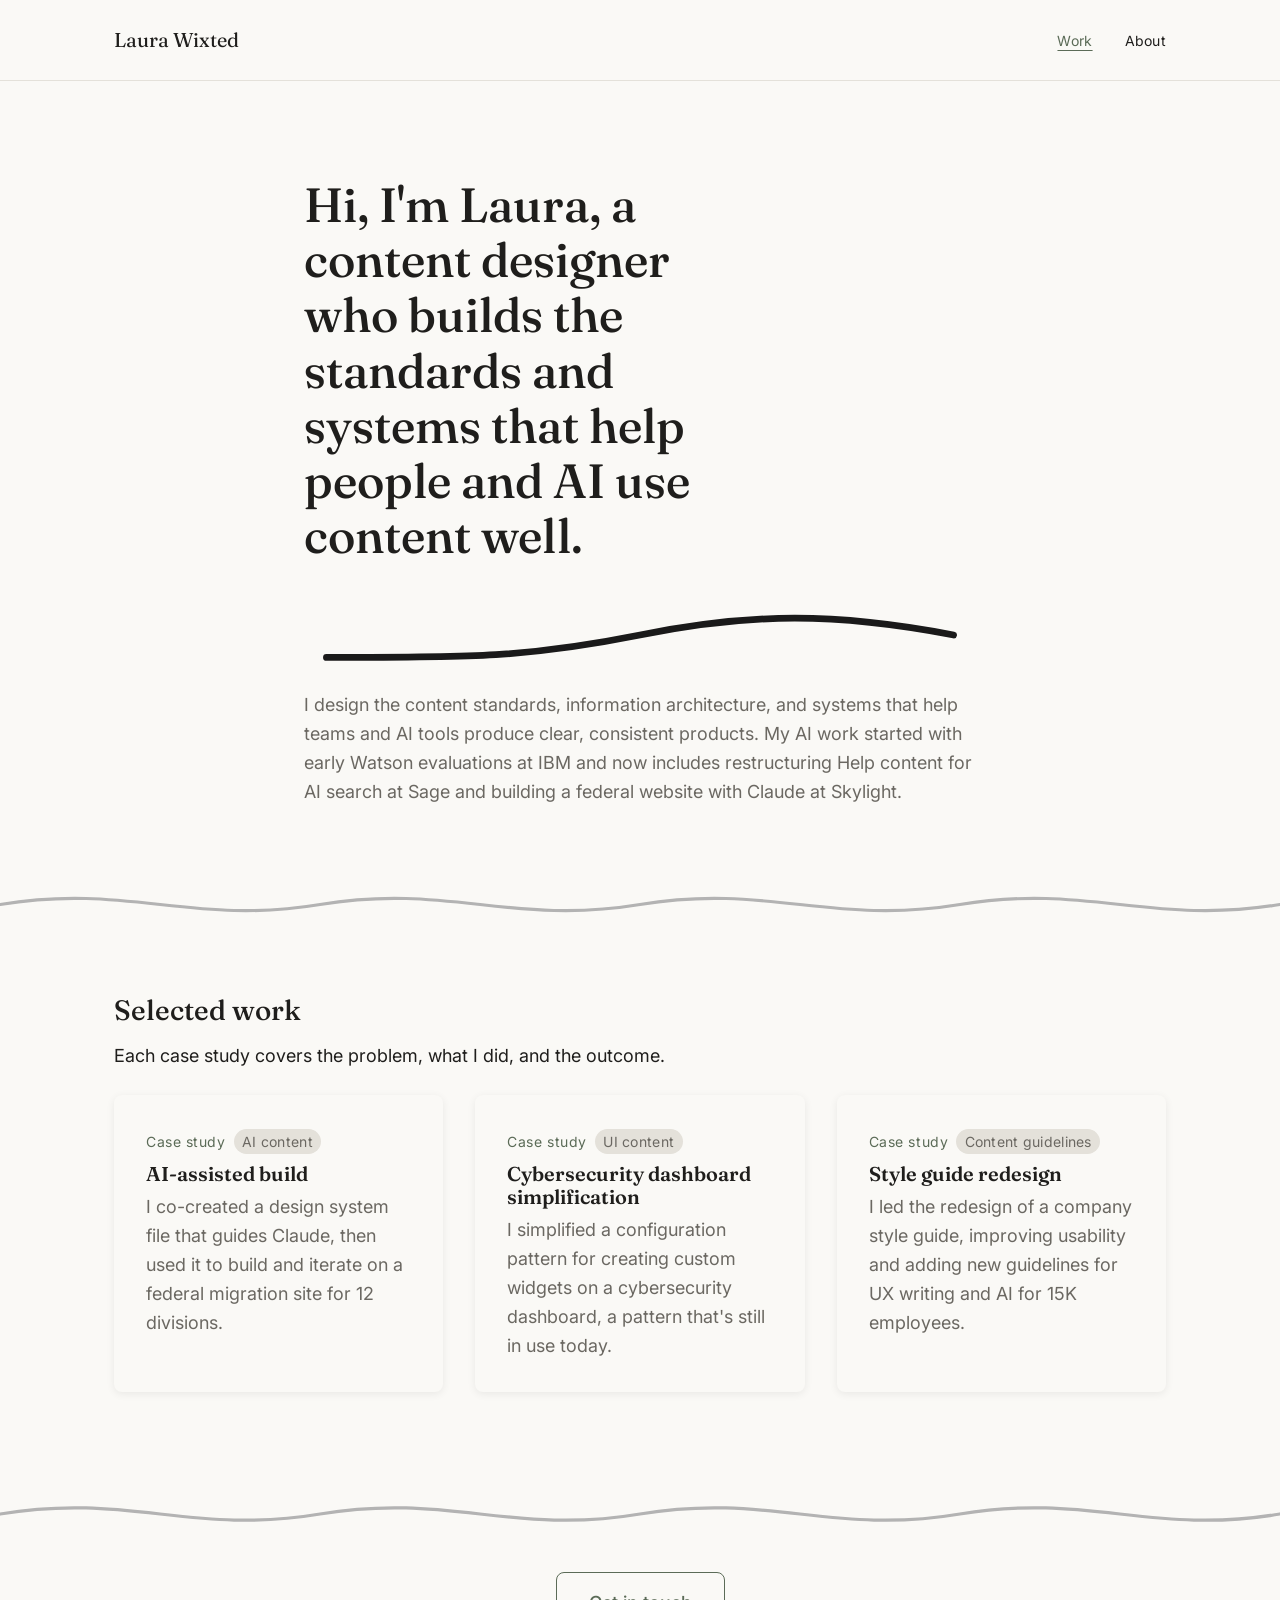
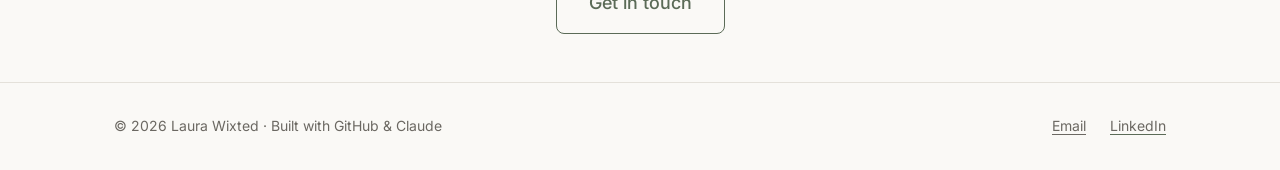
<file: index.html>
<!DOCTYPE html>
<html lang="en">
<head>
  <meta charset="UTF-8">
  <meta name="viewport" content="width=device-width, initial-scale=1.0">
  <title>Laura Wixted — Content Designer</title>
  <meta name="description" content="Portfolio of Laura Wixted, content designer.">

  <link rel="icon" href="images/favicon.svg?v=2" type="image/svg+xml">
  <link rel="icon" href="images/favicon-32.png?v=2" sizes="32x32" type="image/png">
  <link rel="apple-touch-icon" href="images/favicon-180.png?v=2">

  <link rel="preconnect" href="https://fonts.googleapis.com">
  <link rel="preconnect" href="https://fonts.gstatic.com" crossorigin>
  <link href="https://fonts.googleapis.com/css2?family=Fraunces:wght@400;500;600&family=Inter:wght@400;500;600&display=swap" rel="stylesheet">

  <link rel="stylesheet" href="css/tokens.css">
  <link rel="stylesheet" href="css/base.css">
  <link rel="stylesheet" href="css/components.css?v=14">
</head>
<body>
  <a class="skip-link" href="#main">Skip to content</a>

  <header class="site-nav">
    <div class="container-wide">
      <a class="logo" href="index.html">Laura Wixted</a>
      <ul class="nav-links">
        <li><a href="index.html" aria-current="page">Work</a></li>
        <li><a href="about.html">About</a></li>
      </ul>
    </div>
  </header>

  <main id="main">
    <section class="hero container-narrow">
      <h1>Hi, I'm Laura, a content designer who builds the standards and systems that help people and AI use content well.</h1>
      <img src="images/heading-swash.svg" alt="" aria-hidden="true">
      <p>I design the content standards, information architecture, and systems that help teams and AI tools produce clear, consistent products. My AI work started with early Watson evaluations at IBM and now includes restructuring Help content for AI search at Sage and building a federal website with Claude at Skylight.
      </p>
    </section>

    <img src="images/divider-line.svg" alt="" aria-hidden="true">

    <section id="work" class="section container-wide">
      <h2>Selected work</h2>
      <p>Each case study covers the problem, what I did, and the outcome.</p>
      <div class="case-study-grid">

        <a class="case-study-card" href="case-studies/project-one.html" hidden>
          <span class="tag">Case study</span><span class="tag-type">Multi-author report</span>
          <h3>Governance, Risk, & Compliance (GRC) tool comparison report</h3>
          <p>I managed the content operations of a multi-author report comparing 14 GRC tools to help a government client select the best solution.</p>
        </a>

        <a class="case-study-card" href="case-studies/project-three.html" hidden>
          <span class="tag">Case study</span><span class="tag-type">Design system</span>
          <h3>Design system launch</h3>
          <p>I co-launched a new design system site during Pearson’s digital transformation from book publishing to digital education software.</p>
        </a>

        <a class="case-study-card" href="case-studies/project-five.html">
          <span class="tag">Case study</span><span class="tag-type">AI content</span>
          <h3>AI-assisted build</h3>
          <p>I co-created a design system file that guides Claude, then used it to build and iterate on a federal migration site for 12 divisions.</p>
        </a>

        <a class="case-study-card" href="case-studies/project-four.html">
          <span class="tag">Case study</span><span class="tag-type">UI content</span>
          <h3>Cybersecurity dashboard simplification</h3>
          <p>I simplified a configuration pattern for creating custom widgets on a cybersecurity dashboard, a pattern that's still in use today.</p>
        </a>

        <a class="case-study-card" href="case-studies/project-two.html">
          <span class="tag">Case study</span><span class="tag-type">Content guidelines</span>
          <h3>Style guide redesign</h3>
          <p>I led the redesign of a company style guide, improving usability and adding new guidelines for UX writing and AI for 15K employees.</p>
        </a>

      </div>
    </section>

    <img src="images/divider-line.svg" alt="" aria-hidden="true">

    <div class="cta-block container-narrow">
      <button type="button" class="copy-email cta-button" title="Copy email" data-email="laurawixted@gmail.com">Get in touch</button>
      <span class="copy-toast" role="status" hidden>Email copied</span>
    </div>
  </main>

  <footer class="site-footer">
    <div class="container-wide">
      <span>&copy; 2026 Laura Wixted &middot; Built with GitHub &amp; Claude</span>
      <ul class="footer-links">
        <li>
          <button type="button" class="copy-email" title="Copy email" data-email="laurawixted@gmail.com">Email</button>
          <span class="copy-toast" role="status" hidden>Email copied</span>
        </li>
        <li><a href="https://www.linkedin.com/in/laurawixted/" target="_blank" rel="noopener">LinkedIn<span class="visually-hidden"> (opens in new tab)</span></a></li>
      </ul>
    </div>
  </footer>
  <script src="js/copy-email.js"></script>
</body>
</html>
</file>
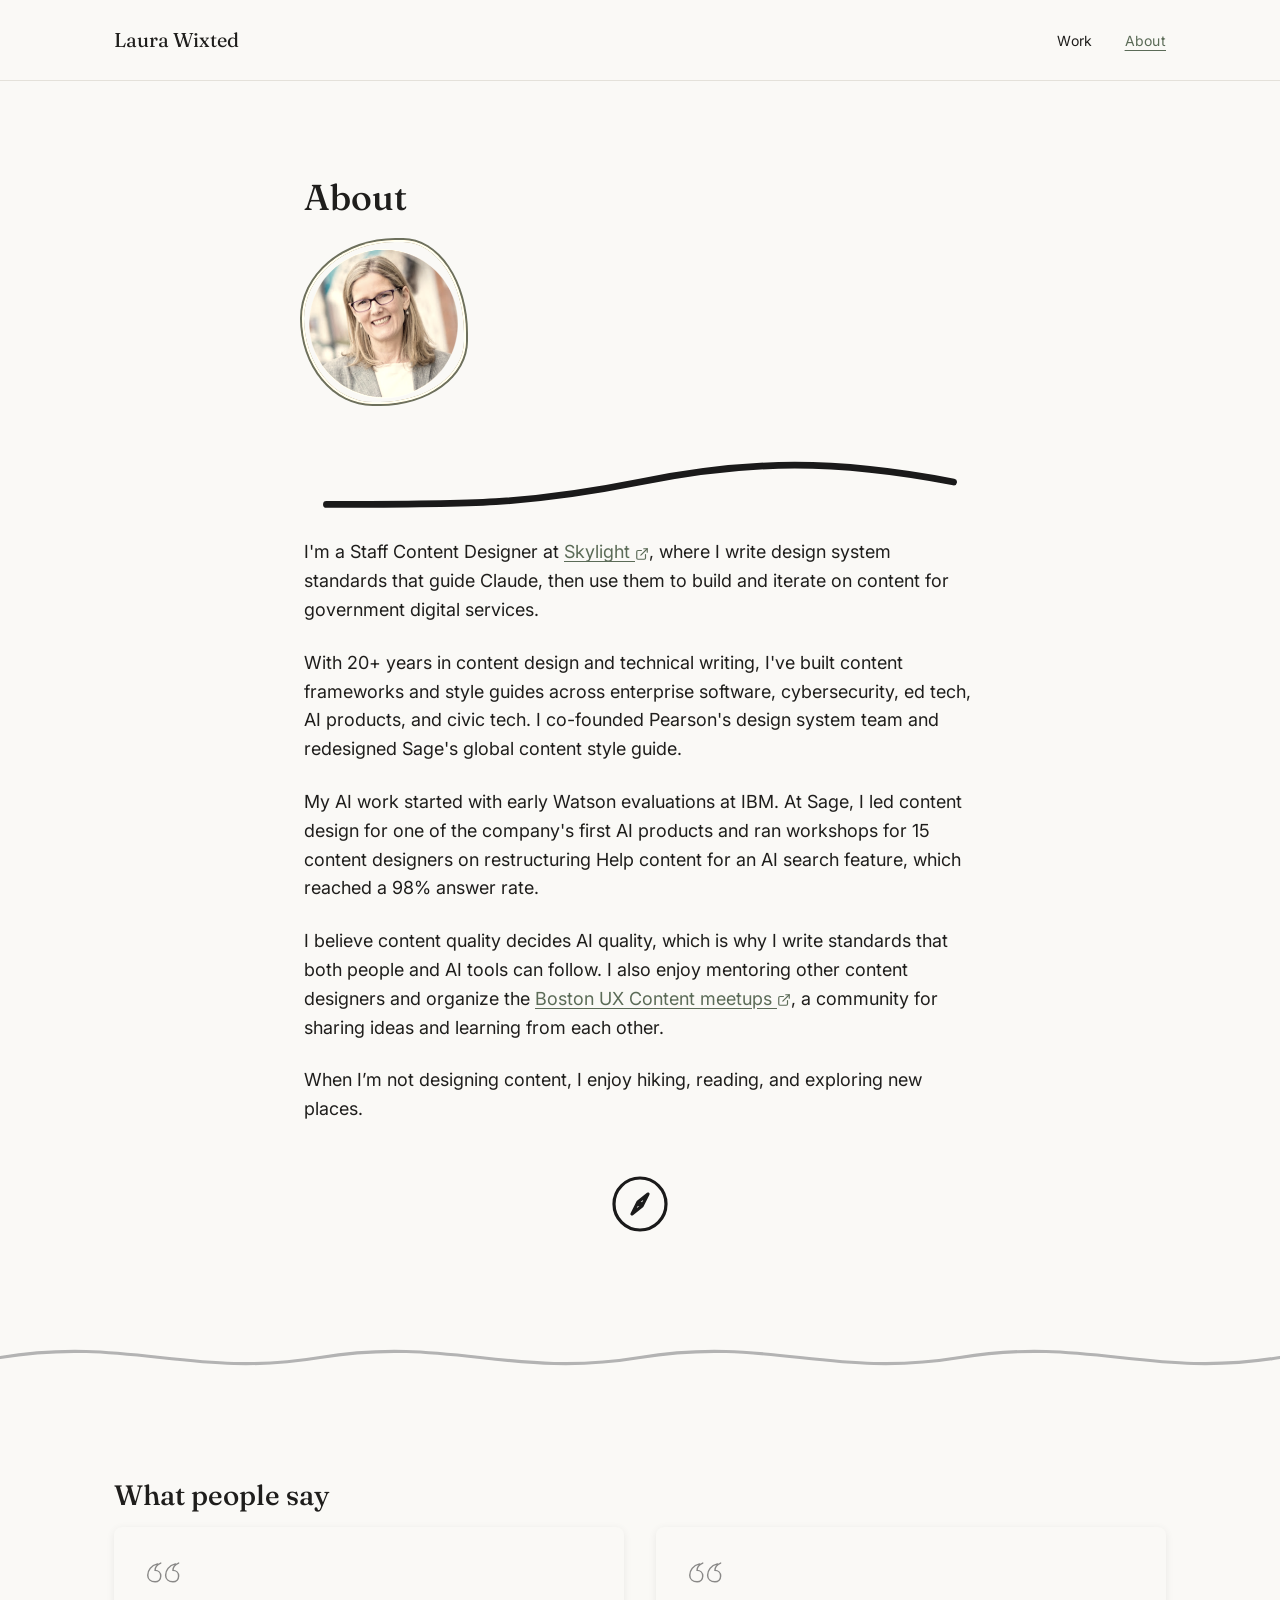
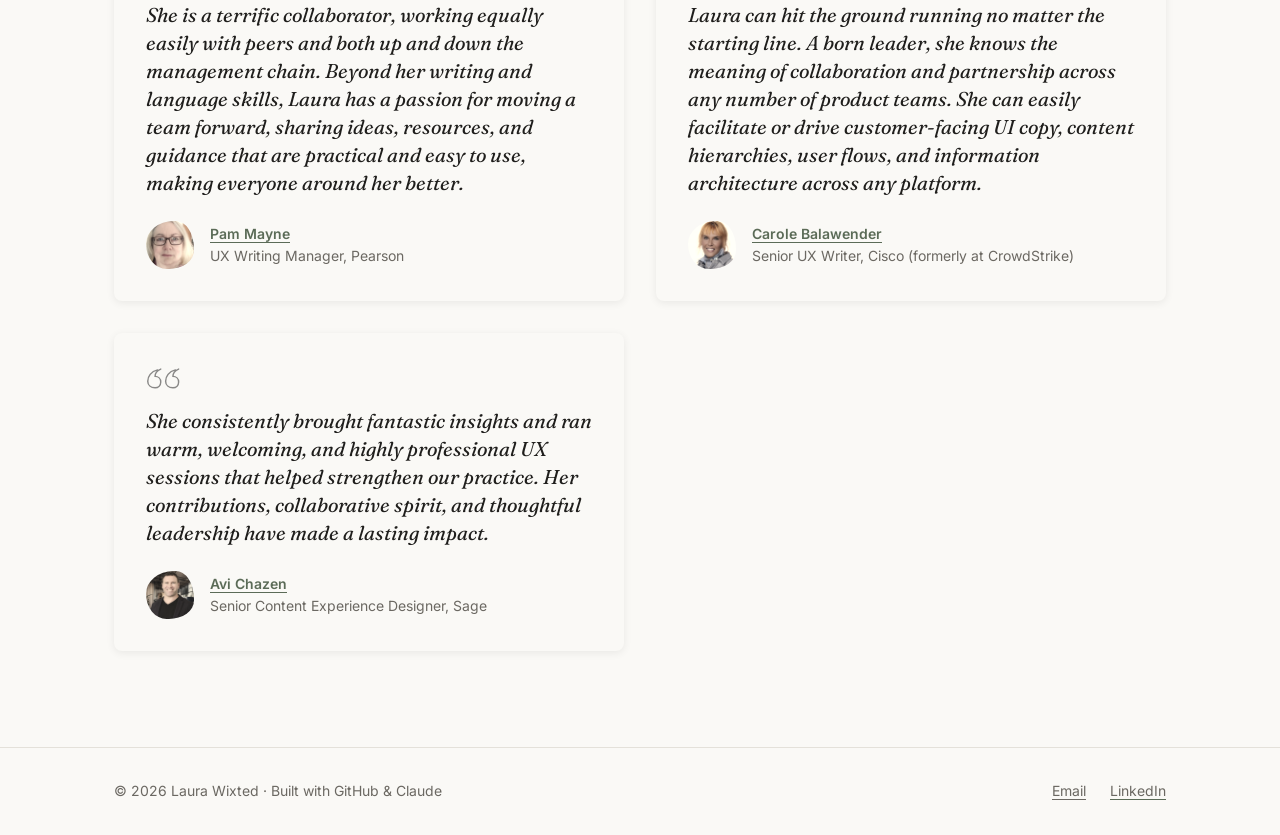
<file: about.html>
<!DOCTYPE html>
<html lang="en">
<head>
  <meta charset="UTF-8">
  <meta name="viewport" content="width=device-width, initial-scale=1.0">
  <title>About — Laura Wixted</title>
  <meta name="description" content="About Laura Wixted, content designer.">

  <link rel="icon" href="images/favicon.svg?v=2" type="image/svg+xml">
  <link rel="icon" href="images/favicon-32.png?v=2" sizes="32x32" type="image/png">
  <link rel="apple-touch-icon" href="images/favicon-180.png?v=2">

  <link rel="preconnect" href="https://fonts.googleapis.com">
  <link rel="preconnect" href="https://fonts.gstatic.com" crossorigin>
  <link href="https://fonts.googleapis.com/css2?family=Fraunces:wght@400;500;600&family=Inter:wght@400;500;600&display=swap" rel="stylesheet">

  <link rel="stylesheet" href="css/tokens.css">
  <link rel="stylesheet" href="css/base.css">
  <link rel="stylesheet" href="css/components.css?v=14">
</head>
<body>
  <a class="skip-link" href="#main">Skip to content</a>

  <header class="site-nav">
    <div class="container-wide">
      <a class="logo" href="index.html">Laura Wixted</a>
      <ul class="nav-links">
        <li><a href="index.html">Work</a></li>
        <li><a href="about.html" aria-current="page">About</a></li>
      </ul>
    </div>
  </header>

  <main id="main">
    <section class="section container-narrow">
      <h1>About</h1>
      <img class="profile-photo" src="images/profile-photo-transparent.png" alt="Portrait of Laura Wixted">
      <img src="images/heading-swash.svg" alt="" aria-hidden="true">
      <p>
        I'm a Staff Content Designer at <span style="white-space: nowrap"><a href="https://skylight.digital/" target="_blank" rel="noopener">Skylight <svg class="external-link-icon" aria-hidden="true" width="14" height="14" viewBox="0 0 24 24" fill="none" stroke="currentColor" stroke-width="2" stroke-linecap="round" stroke-linejoin="round"><path d="M18 13v6a2 2 0 0 1-2 2H5a2 2 0 0 1-2-2V8a2 2 0 0 1 2-2h6"/><polyline points="15 3 21 3 21 9"/><line x1="10" y1="14" x2="21" y2="3"/></svg><span class="visually-hidden"> (opens in new tab)</span></a>,</span> where I write design system standards that guide Claude, then use them to build and iterate on content for government digital services.
      </p>
      <p>
        With 20+ years in content design and technical writing, I've built content frameworks and style guides across enterprise software, cybersecurity, ed tech, AI products, and civic tech. I co-founded Pearson's design system team and redesigned Sage's global content style guide.
      </p>
      <p>My AI work started with early Watson evaluations at IBM. At Sage, I led content design for one of the company's first AI products and ran workshops for 15 content designers on restructuring Help content for an AI search feature, which reached a 98% answer rate.</p>
      <p>
        I believe content quality decides AI quality, which is why I write standards that both people and AI tools can follow. I also enjoy mentoring other content designers and organize the <span style="white-space: nowrap"><a href="https://bostonuxcontent.org/" target="_blank" rel="noopener">Boston UX Content meetups <svg class="external-link-icon" aria-hidden="true" width="14" height="14" viewBox="0 0 24 24" fill="none" stroke="currentColor" stroke-width="2" stroke-linecap="round" stroke-linejoin="round"><path d="M18 13v6a2 2 0 0 1-2 2H5a2 2 0 0 1-2-2V8a2 2 0 0 1 2-2h6"/><polyline points="15 3 21 3 21 9"/><line x1="10" y1="14" x2="21" y2="3"/></svg><span class="visually-hidden"> (opens in new tab)</span></a></span>, a community for sharing ideas and learning from each other.
      </p>
      <p>
        When I’m not designing content, I enjoy hiking, reading, and exploring new places.
      </p>
      <img id="compass-icon" src="images/compass-icon.svg" alt="" aria-hidden="true" width="64" height="64">
    </section>

    <img src="images/divider-line.svg" alt="" aria-hidden="true">

    <section class="section container-wide">
      <h2>What people say</h2>
      <div class="testimonial-grid">

        <div class="testimonial-card">
          <blockquote>She is a terrific collaborator, working equally easily with peers and both up and down the management chain. Beyond her writing and language skills, Laura has a passion for moving a team forward, sharing ideas, resources, and guidance that are practical and easy to use, making everyone around her better.</blockquote>
          <div class="testimonial-author">
            <img src="images/pam-mayne-linkedin.jpeg" alt="" width="48" height="48">
            <div>
              <div class="name"><a href="https://www.linkedin.com/in/pamelamayne/" target="_blank" rel="noopener">Pam Mayne<span class="visually-hidden"> (opens in new tab)</span></a></div>
              <div class="role">UX Writing Manager, Pearson</div>
            </div>
          </div>
        </div>

        <div class="testimonial-card">
          <blockquote>Laura can hit the ground running no matter the starting line. A born leader, she knows the meaning of collaboration and partnership across any number of product teams. She can easily facilitate or drive customer-facing UI copy, content hierarchies, user flows, and information architecture across any platform.</blockquote>
          <div class="testimonial-author">
            <img src="images/carole-linkedin.jpeg" alt="" width="48" height="48">
            <div>
              <div class="name"><a href="https://www.linkedin.com/in/carole-balawender/" target="_blank" rel="noopener">Carole Balawender<span class="visually-hidden"> (opens in new tab)</span></a></div>
              <div class="role">Senior UX Writer, Cisco (formerly at CrowdStrike)</div>
            </div>
          </div>
        </div>

        <div class="testimonial-card">
          <blockquote>She consistently brought fantastic insights and ran warm, welcoming, and highly professional UX sessions that helped strengthen our practice. Her contributions, collaborative spirit, and thoughtful leadership have made a lasting impact.</blockquote>
          <div class="testimonial-author">
            <img src="images/avi-chazen-linkedin.jpeg" alt="" width="48" height="48">
            <div>
              <div class="name"><a href="https://www.linkedin.com/in/avichazen/" target="_blank" rel="noopener">Avi Chazen<span class="visually-hidden"> (opens in new tab)</span></a></div>
              <div class="role">Senior Content Experience Designer, Sage</div>
            </div>
          </div>
        </div>

      </div>
    </section>
  </main>

  <footer class="site-footer">
    <div class="container-wide">
      <span>&copy; 2026 Laura Wixted &middot; Built with GitHub &amp; Claude</span>
      <ul class="footer-links">
        <li>
          <button type="button" class="copy-email" title="Copy email" data-email="laurawixted@gmail.com">Email</button>
          <span class="copy-toast" role="status" hidden>Email copied</span>
        </li>
        <li><a href="https://www.linkedin.com/in/laurawixted/" target="_blank" rel="noopener">LinkedIn<span class="visually-hidden"> (opens in new tab)</span></a></li>
      </ul>
    </div>
  </footer>
  <script src="js/copy-email.js"></script>
  <script>
    (function () {
      var compass = document.getElementById('compass-icon');
      if (!compass || !('IntersectionObserver' in window)) return;
      var observer = new IntersectionObserver(function (entries) {
        entries.forEach(function (entry) {
          if (entry.isIntersecting) {
            compass.classList.add('compass-animate');
          } else {
            compass.classList.remove('compass-animate');
          }
        });
      }, { threshold: 0.5 });
      observer.observe(compass);
    })();
  </script>
</body>
</html>
</file>
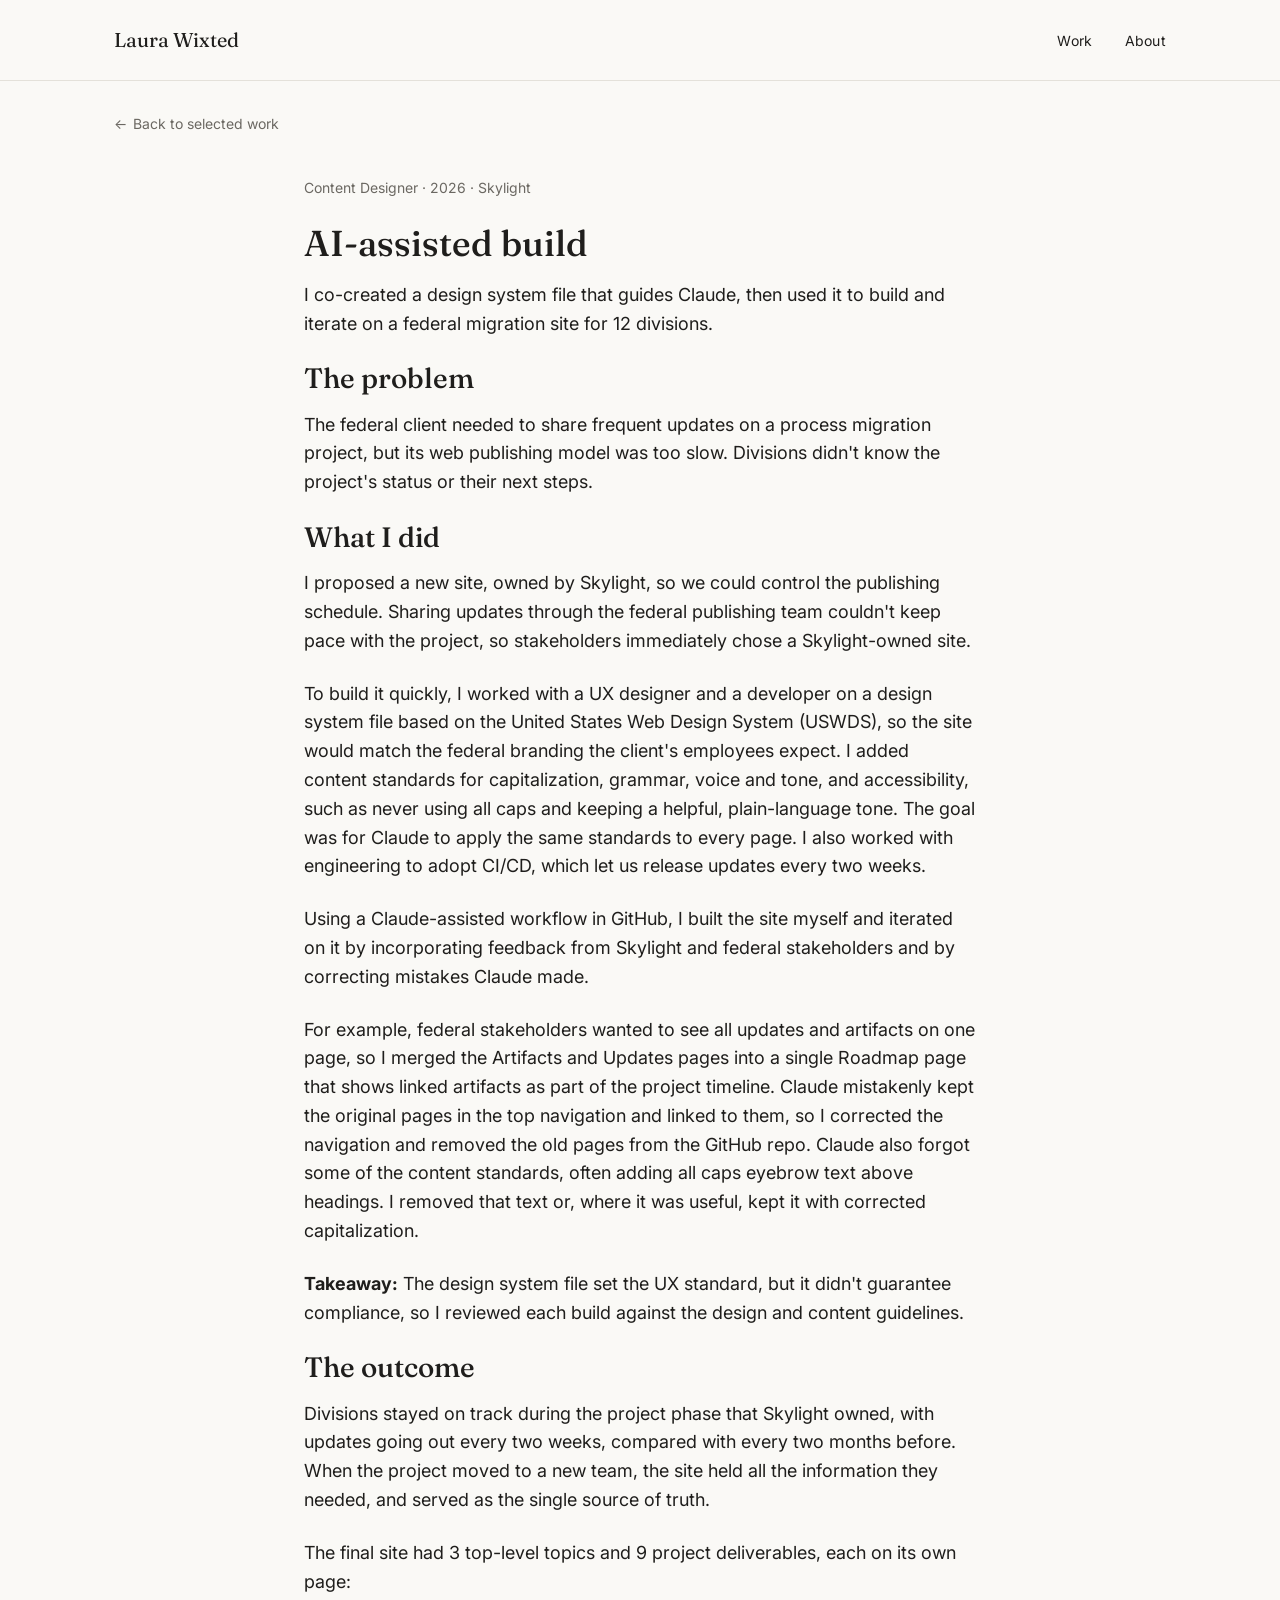
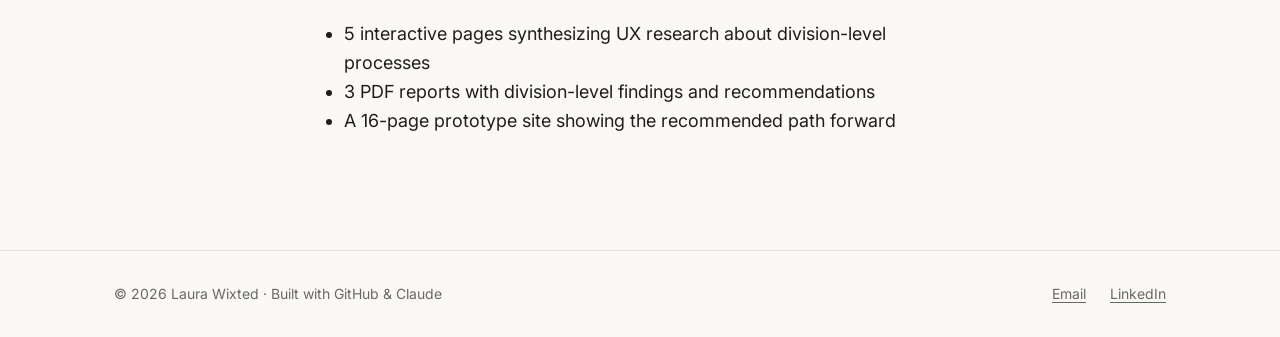
<file: case-studies/project-five.html>
<!DOCTYPE html>
<html lang="en">
<head>
  <meta charset="UTF-8">
  <meta name="viewport" content="width=device-width, initial-scale=1.0">
  <title>AI-assisted build — Laura Wixted</title>
  <meta name="description" content="Case study: Co-creating a design system file that guides Claude, then using it to build and iterate on a federal migration site for 12 divisions.">

  <link rel="icon" href="../images/favicon.svg?v=2" type="image/svg+xml">
  <link rel="icon" href="../images/favicon-32.png?v=2" sizes="32x32" type="image/png">
  <link rel="apple-touch-icon" href="../images/favicon-180.png?v=2">

  <link rel="preconnect" href="https://fonts.googleapis.com">
  <link rel="preconnect" href="https://fonts.gstatic.com" crossorigin>
  <link href="https://fonts.googleapis.com/css2?family=Fraunces:wght@400;500;600&family=Inter:wght@400;500;600&display=swap" rel="stylesheet">

  <link rel="stylesheet" href="../css/tokens.css">
  <link rel="stylesheet" href="../css/base.css">
  <link rel="stylesheet" href="../css/components.css?v=14">
</head>
<body>
  <a class="skip-link" href="#main">Skip to content</a>

  <header class="site-nav">
    <div class="container-wide">
      <a class="logo" href="../index.html">Laura Wixted</a>
      <ul class="nav-links">
        <li><a href="../index.html">Work</a></li>
        <li><a href="../about.html">About</a></li>
      </ul>
    </div>
  </header>

  <main id="main">
    <div class="back-link-row container-wide">
      <a class="back-link" href="../index.html#work"><span aria-hidden="true">&larr;</span> Back to selected work</a>
    </div>

    <article class="section container-narrow">
      <p class="text-small text-secondary">Content Designer · 2026 · Skylight</p>
      <h1>AI-assisted build</h1>
      <p>
        I co-created a design system file that guides Claude, then used it to build and iterate on a federal migration site for 12 divisions.
      </p>

      <h2>The problem</h2>
      <p>
        The federal client needed to share frequent updates on a process migration project, but its web publishing model was too slow. Divisions didn't know the project's status or their next steps.
      </p>

      <h2>What I did</h2>
      <p>
        I proposed a new site, owned by Skylight, so we could control the publishing schedule. Sharing updates through the federal publishing team couldn't keep pace with the project, so stakeholders immediately chose a Skylight-owned site.
      </p>
      <p>
        To build it quickly, I worked with a UX designer and a developer on a design system file based on the United States Web Design System (USWDS), so the site would match the federal branding the client's employees expect. I added content standards for capitalization, grammar, voice and tone, and accessibility, such as never using all caps and keeping a helpful, plain-language tone. The goal was for Claude to apply the same standards to every page. I also worked with engineering to adopt CI/CD, which let us release updates every two weeks.
      </p>
      <p>
        Using a Claude-assisted workflow in GitHub, I built the site myself and iterated on it by incorporating feedback from Skylight and federal stakeholders and by correcting mistakes Claude made.
      </p>
      <p>
        For example, federal stakeholders wanted to see all updates and artifacts on one page, so I merged the Artifacts and Updates pages into a single Roadmap page that shows linked artifacts as part of the project timeline. Claude mistakenly kept the original pages in the top navigation and linked to them, so I corrected the navigation and removed the old pages from the GitHub repo. Claude also forgot some of the content standards, often adding all caps eyebrow text above headings. I removed that text or, where it was useful, kept it with corrected capitalization.
      </p>
      <p>
        <strong>Takeaway:</strong> The design system file set the UX standard, but it didn't guarantee compliance, so I reviewed each build against the design and content guidelines.
      </p>

      <h2>The outcome</h2>
      <p>
        Divisions stayed on track during the project phase that Skylight owned, with updates going out every two weeks, compared with every two months before. When the project moved to a new team, the site held all the information they needed, and served as the single source of truth.
      </p>
      <p>
        The final site had 3 top-level topics and 9 project deliverables, each on its own page:
      </p>
      <ul>
        <li>5 interactive pages synthesizing UX research about division-level processes</li>
        <li>3 PDF reports with division-level findings and recommendations</li>
        <li>A 16-page prototype site showing the recommended path forward</li>
      </ul>
    </article>
  </main>

  <footer class="site-footer">
    <div class="container-wide">
      <span>&copy; 2026 Laura Wixted &middot; Built with GitHub &amp; Claude</span>
      <ul class="footer-links">
        <li>
          <button type="button" class="copy-email" title="Copy email" data-email="laurawixted@gmail.com">Email</button>
          <span class="copy-toast" role="status" hidden>Email copied</span>
        </li>
        <li><a href="https://www.linkedin.com/in/laurawixted/" target="_blank" rel="noopener">LinkedIn<span class="visually-hidden"> (opens in new tab)</span></a></li>
      </ul>
    </div>
  </footer>
  <script src="../js/copy-email.js"></script>
</body>
</html>
</file>
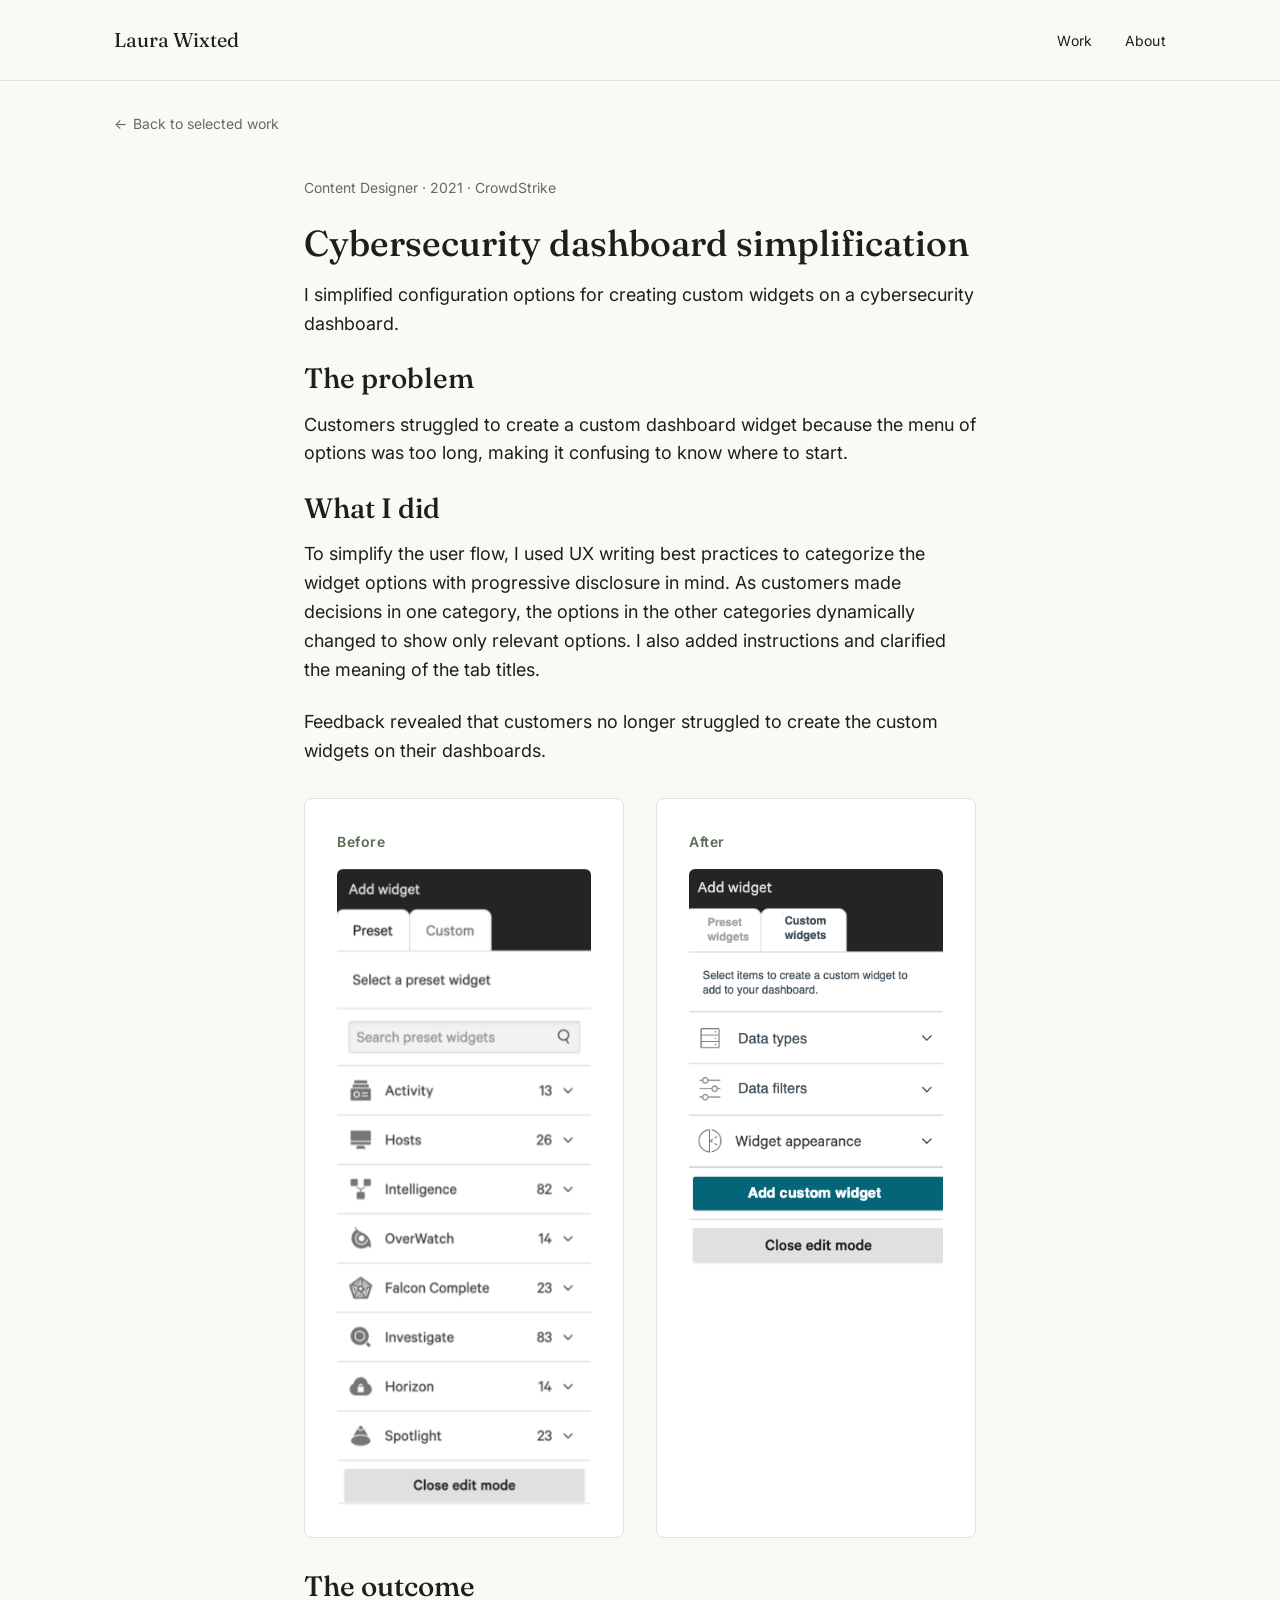
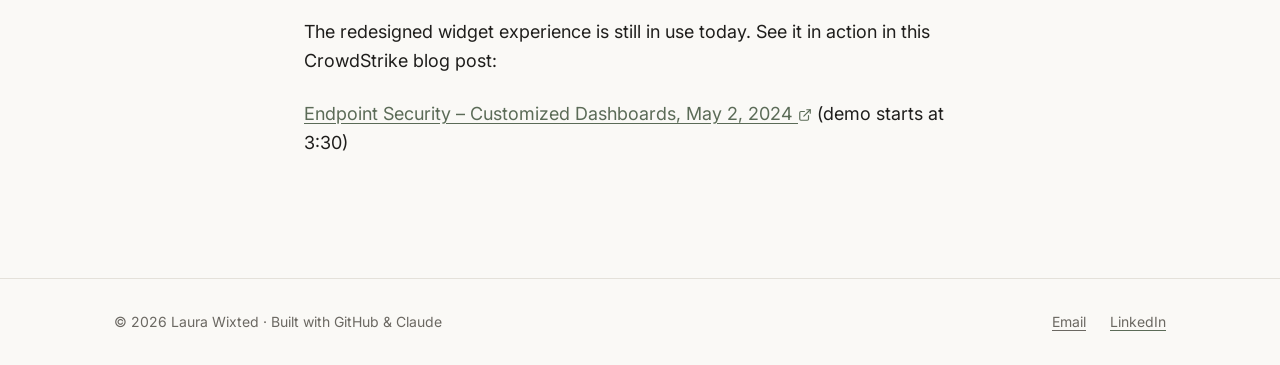
<file: case-studies/project-four.html>
<!DOCTYPE html>
<html lang="en">
<head>
  <meta charset="UTF-8">
  <meta name="viewport" content="width=device-width, initial-scale=1.0">
  <title>Cybersecurity dashboard simplification — Laura Wixted</title>
  <meta name="description" content="Case study: Simplifying configuration options for creating custom widgets on a cybersecurity dashboard.">

  <link rel="icon" href="../images/favicon.svg?v=2" type="image/svg+xml">
  <link rel="icon" href="../images/favicon-32.png?v=2" sizes="32x32" type="image/png">
  <link rel="apple-touch-icon" href="../images/favicon-180.png?v=2">

  <link rel="preconnect" href="https://fonts.googleapis.com">
  <link rel="preconnect" href="https://fonts.gstatic.com" crossorigin>
  <link href="https://fonts.googleapis.com/css2?family=Fraunces:wght@400;500;600&family=Inter:wght@400;500;600&display=swap" rel="stylesheet">

  <link rel="stylesheet" href="../css/tokens.css">
  <link rel="stylesheet" href="../css/base.css">
  <link rel="stylesheet" href="../css/components.css?v=14">
</head>
<body>
  <a class="skip-link" href="#main">Skip to content</a>

  <header class="site-nav">
    <div class="container-wide">
      <a class="logo" href="../index.html">Laura Wixted</a>
      <ul class="nav-links">
        <li><a href="../index.html">Work</a></li>
        <li><a href="../about.html">About</a></li>
      </ul>
    </div>
  </header>

  <main id="main">
    <div class="back-link-row container-wide">
      <a class="back-link" href="../index.html#work"><span aria-hidden="true">&larr;</span> Back to selected work</a>
    </div>

    <article class="section container-narrow">
      <p class="text-small text-secondary">Content Designer · 2021 · CrowdStrike</p>
      <h1>Cybersecurity dashboard simplification</h1>
      <p>
        I simplified configuration options for creating custom widgets on a cybersecurity dashboard.
      </p>

      <h2>The problem</h2>
      <p>
        Customers struggled to create a custom dashboard widget because the menu of options was too long, making it confusing to know where to start.
      </p>

      <h2>What I did</h2>
      <p>
        To simplify the user flow, I used UX writing best practices to categorize the widget options with progressive disclosure in mind. As customers made decisions in one category, the options in the other categories dynamically changed to show only relevant options. I also added instructions and clarified the meaning of the tab titles.
      </p>
      <p>Feedback revealed that customers no longer struggled to create the custom widgets on their dashboards.</p>

      <div class="before-after">
        <section class="before-after-panel" aria-label="Widget menu before">
          <span class="panel-label">Before</span>
          <img src="../images/cyber-dash-menu-before.png" alt="Original Add widget panel showing a long, flat list of preset widget categories with no guidance on where to start." loading="lazy">
        </section>
        <section class="before-after-panel" aria-label="Widget menu after">
          <span class="panel-label">After</span>
          <img src="../images/cyber-dash-menu-after.png" alt="Simplified Custom widgets tab with instructions and three collapsible categories — Data types, Data filters, and Widget appearance — above an Add custom widget button." loading="lazy">
        </section>
      </div>

      <!-- Hidden until a real quote is available
      <blockquote class="pull-quote">
        “[Optional pull-quote from a stakeholder or user, if it strengthens
        the story.]”
      </blockquote>
      -->

      <h2>The outcome</h2>
      <p>
        The redesigned widget experience is still in use today. See it in action in this CrowdStrike blog post:
      </p>
      <p><a href="https://www.crowdstrike.com/tech-hub/endpoint-security/customized-dashboards/" target="_blank" rel="noopener">Endpoint Security – Customized Dashboards, May 2, 2024 <svg class="external-link-icon" aria-hidden="true" width="14" height="14" viewBox="0 0 24 24" fill="none" stroke="currentColor" stroke-width="2" stroke-linecap="round" stroke-linejoin="round"><path d="M18 13v6a2 2 0 0 1-2 2H5a2 2 0 0 1-2-2V8a2 2 0 0 1 2-2h6"/><polyline points="15 3 21 3 21 9"/><line x1="10" y1="14" x2="21" y2="3"/></svg><span class="visually-hidden"> (opens in new tab)</span></a> (demo starts at 3:30)</p>
    </article>
  </main>

  <footer class="site-footer">
    <div class="container-wide">
      <span>&copy; 2026 Laura Wixted &middot; Built with GitHub &amp; Claude</span>
      <ul class="footer-links">
        <li>
          <button type="button" class="copy-email" title="Copy email" data-email="laurawixted@gmail.com">Email</button>
          <span class="copy-toast" role="status" hidden>Email copied</span>
        </li>
        <li><a href="https://www.linkedin.com/in/laurawixted/" target="_blank" rel="noopener">LinkedIn<span class="visually-hidden"> (opens in new tab)</span></a></li>
      </ul>
    </div>
  </footer>
  <script src="../js/copy-email.js"></script>
</body>
</html>
</file>
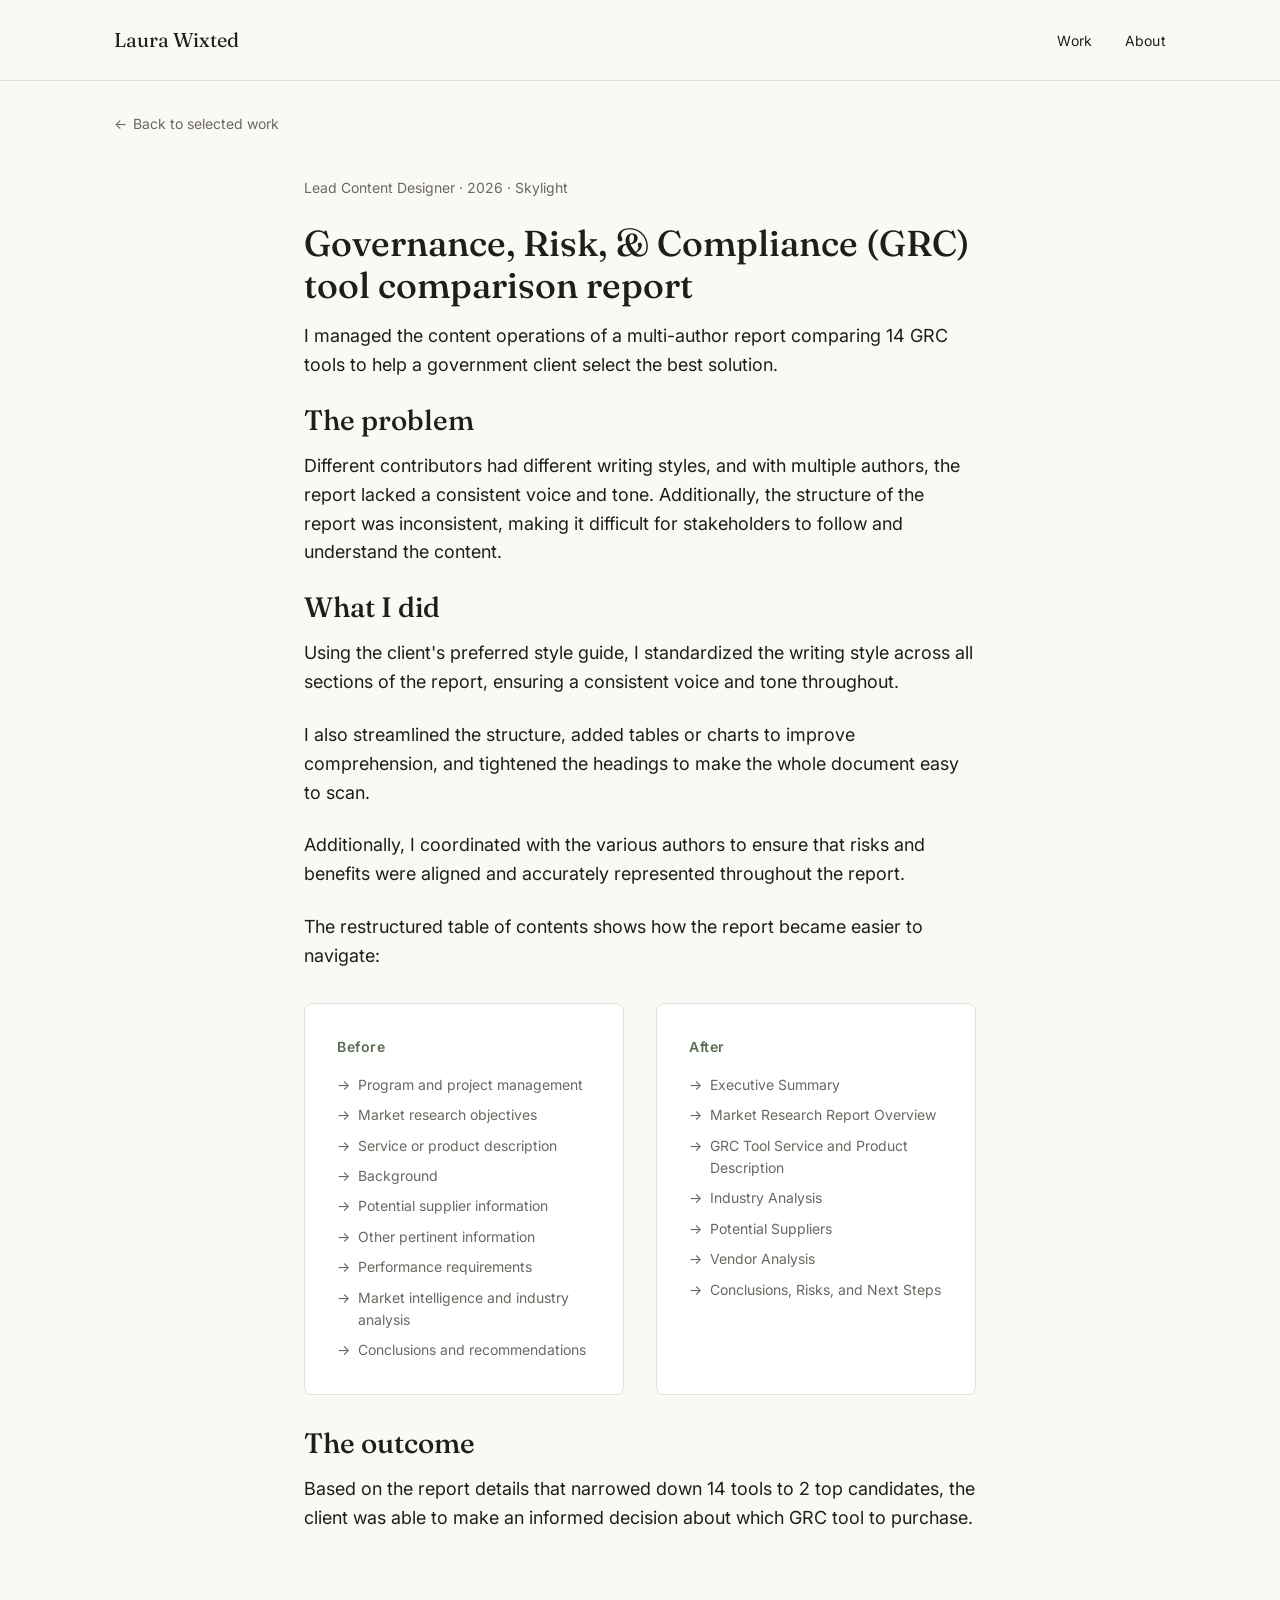
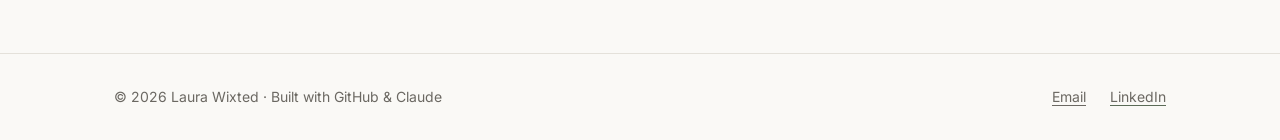
<file: case-studies/project-one.html>
<!DOCTYPE html>
<html lang="en">
<head>
  <meta charset="UTF-8">
  <meta name="viewport" content="width=device-width, initial-scale=1.0">
  <title>GRC tool comparison report — Laura Wixted</title>
  <meta name="description" content="Case study: Managing content operations of a multi-author report comparing 14 GRC tools for a government client.">

  <link rel="icon" href="../images/favicon.svg?v=2" type="image/svg+xml">
  <link rel="icon" href="../images/favicon-32.png?v=2" sizes="32x32" type="image/png">
  <link rel="apple-touch-icon" href="../images/favicon-180.png?v=2">

  <link rel="preconnect" href="https://fonts.googleapis.com">
  <link rel="preconnect" href="https://fonts.gstatic.com" crossorigin>
  <link href="https://fonts.googleapis.com/css2?family=Fraunces:wght@400;500;600&family=Inter:wght@400;500;600&display=swap" rel="stylesheet">

  <link rel="stylesheet" href="../css/tokens.css">
  <link rel="stylesheet" href="../css/base.css">
  <link rel="stylesheet" href="../css/components.css?v=14">
</head>
<body>
  <a class="skip-link" href="#main">Skip to content</a>

  <header class="site-nav">
    <div class="container-wide">
      <a class="logo" href="../index.html">Laura Wixted</a>
      <ul class="nav-links">
        <li><a href="../index.html">Work</a></li>
        <li><a href="../about.html">About</a></li>
      </ul>
    </div>
  </header>

  <main id="main">
    <div class="back-link-row container-wide">
      <a class="back-link" href="../index.html#work"><span aria-hidden="true">&larr;</span> Back to selected work</a>
    </div>

    <article class="section container-narrow">
      <p class="text-small text-secondary">Lead Content Designer · 2026 · Skylight</p>
      <h1>Governance, Risk, & Compliance (GRC) tool comparison report</h1>
      <p>
        I managed the content operations of a multi-author report comparing 14 GRC tools to help a government client select the best solution.
      </p>

      <h2>The problem</h2>
      <p>
        Different contributors had different writing styles, and with multiple authors, the report lacked a consistent voice and tone. Additionally, the structure of the report was inconsistent, making it difficult for stakeholders to follow and understand the content.
      </p>

      <h2>What I did</h2>
      <p>
        Using the client's preferred style guide, I standardized the writing style across all sections of the report, ensuring a consistent voice and tone throughout.
      </p>
      <p>I also streamlined the structure, added tables or charts to improve comprehension, and tightened the headings to make the whole document easy to scan.</p>
      <p>Additionally, I coordinated with the various authors to ensure that risks and benefits were aligned and accurately represented throughout the report.</p>

      <p>The restructured table of contents shows how the report became easier to navigate:</p>

      <div class="before-after">
        <section class="before-after-panel" aria-label="Table of contents before">
          <span class="panel-label">Before</span>
          <ul>
            <li>Program and project management</li>
            <li>Market research objectives</li>
            <li>Service or product description</li>
            <li>Background</li>
            <li>Potential supplier information</li>
            <li>Other pertinent information</li>
            <li>Performance requirements</li>
            <li>Market intelligence and industry analysis</li>
            <li>Conclusions and recommendations</li>
          </ul>
        </section>
        <section class="before-after-panel" aria-label="Table of contents after">
          <span class="panel-label">After</span>
          <ul>
            <li>Executive Summary</li>
            <li>Market Research Report Overview</li>
            <li>GRC Tool Service and Product Description</li>
            <li>Industry Analysis</li>
            <li>Potential Suppliers</li>
            <li>Vendor Analysis</li>
            <li>Conclusions, Risks, and Next Steps</li>
          </ul>
        </section>
      </div>

      <h2>The outcome</h2>
      <p>
        Based on the report details that narrowed down 14 tools to 2 top candidates, the client was able to make an informed decision about which GRC tool to purchase.
      </p>
    </article>
  </main>

  <footer class="site-footer">
    <div class="container-wide">
      <span>&copy; 2026 Laura Wixted &middot; Built with GitHub &amp; Claude</span>
      <ul class="footer-links">
        <li>
          <button type="button" class="copy-email" title="Copy email" data-email="laurawixted@gmail.com">Email</button>
          <span class="copy-toast" role="status" hidden>Email copied</span>
        </li>
        <li><a href="https://www.linkedin.com/in/laurawixted/" target="_blank" rel="noopener">LinkedIn<span class="visually-hidden"> (opens in new tab)</span></a></li>
      </ul>
    </div>
  </footer>
  <script src="../js/copy-email.js"></script>
</body>
</html>
</file>
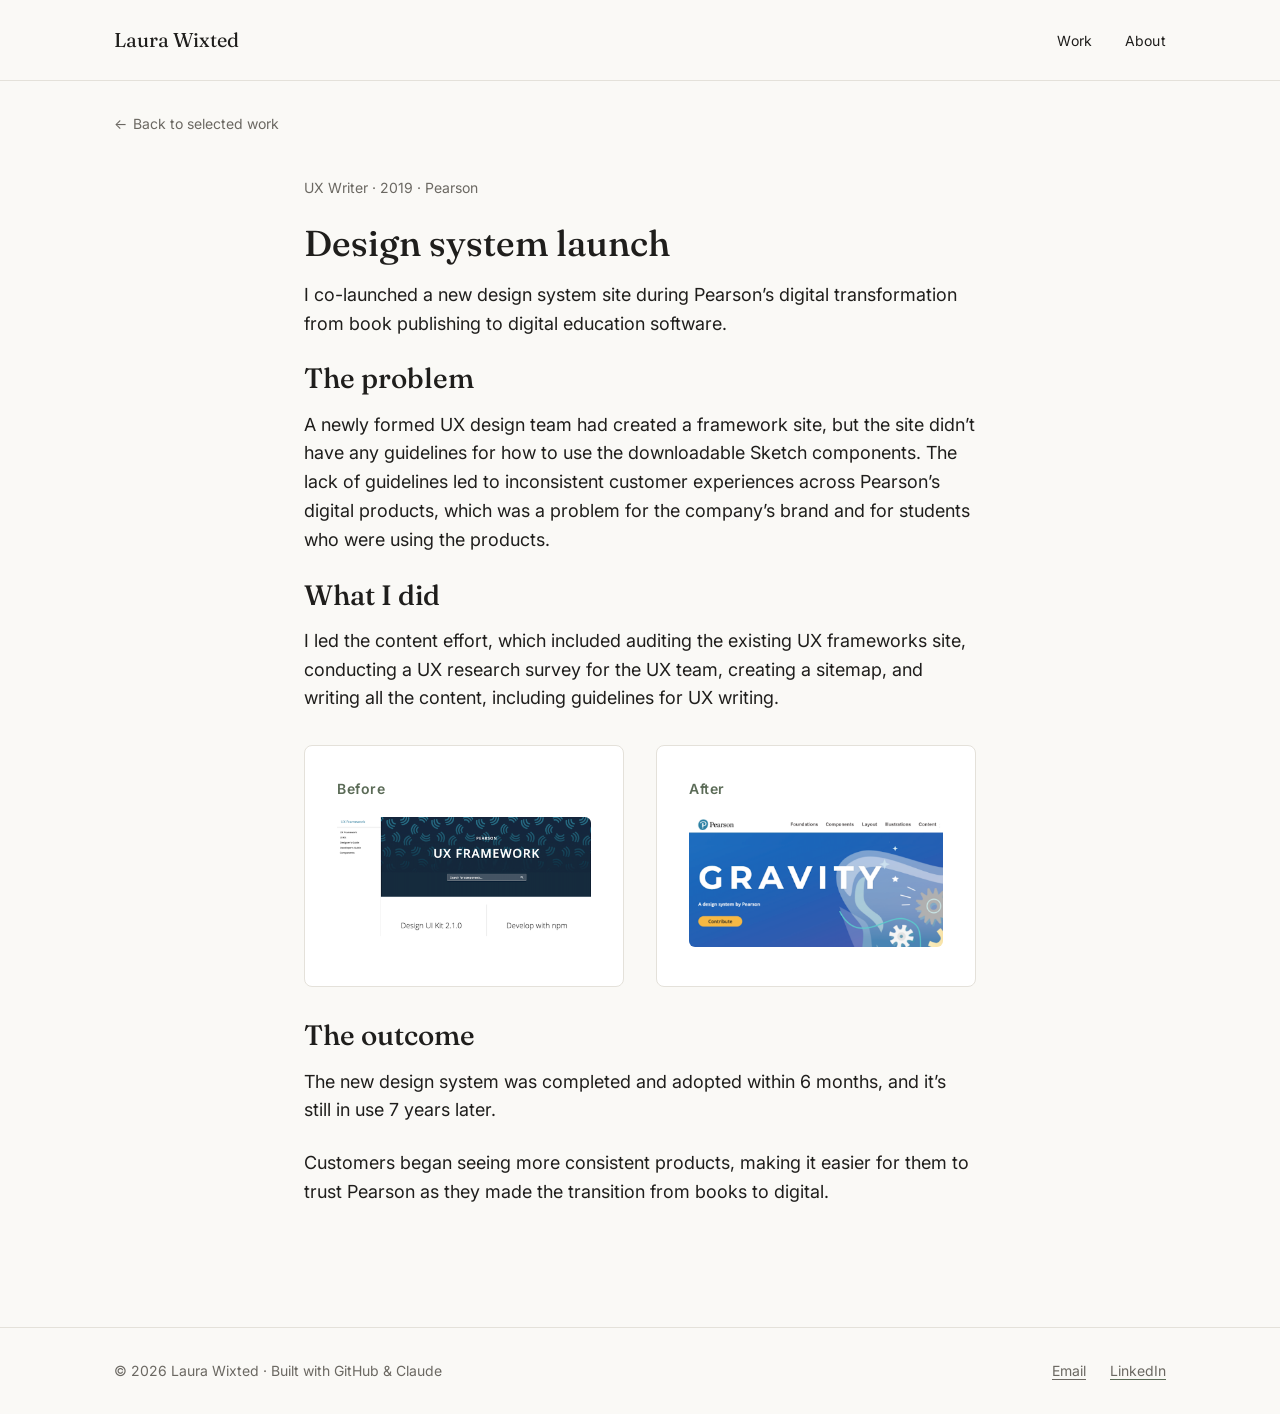
<file: case-studies/project-three.html>
<!DOCTYPE html>
<html lang="en">
<head>
  <meta charset="UTF-8">
  <meta name="viewport" content="width=device-width, initial-scale=1.0">
  <title>Design system launch — Laura Wixted</title>
  <meta name="description" content="Case study: Co-launching a new design system site during Pearson’s digital transformation to education software.">

  <link rel="icon" href="../images/favicon.svg?v=2" type="image/svg+xml">
  <link rel="icon" href="../images/favicon-32.png?v=2" sizes="32x32" type="image/png">
  <link rel="apple-touch-icon" href="../images/favicon-180.png?v=2">

  <link rel="preconnect" href="https://fonts.googleapis.com">
  <link rel="preconnect" href="https://fonts.gstatic.com" crossorigin>
  <link href="https://fonts.googleapis.com/css2?family=Fraunces:wght@400;500;600&family=Inter:wght@400;500;600&display=swap" rel="stylesheet">

  <link rel="stylesheet" href="../css/tokens.css">
  <link rel="stylesheet" href="../css/base.css">
  <link rel="stylesheet" href="../css/components.css?v=14">
</head>
<body>
  <a class="skip-link" href="#main">Skip to content</a>

  <header class="site-nav">
    <div class="container-wide">
      <a class="logo" href="../index.html">Laura Wixted</a>
      <ul class="nav-links">
        <li><a href="../index.html">Work</a></li>
        <li><a href="../about.html">About</a></li>
      </ul>
    </div>
  </header>

  <main id="main">
    <div class="back-link-row container-wide">
      <a class="back-link" href="../index.html#work"><span aria-hidden="true">&larr;</span> Back to selected work</a>
    </div>

    <article class="section container-narrow">
      <p class="text-small text-secondary">UX Writer · 2019 · Pearson</p>
      <h1>Design system launch</h1>
      <p>
        I co-launched a new design system site during Pearson’s digital transformation from book publishing to digital education software.
      </p>

      <h2>The problem</h2>
      <p>
        A newly formed UX design team had created a framework site, but the site didn’t have any guidelines for how to use the downloadable Sketch components. The lack of guidelines led to inconsistent customer experiences across Pearson’s digital products, which was a problem for the company’s brand and for students who were using the products.
      </p>

      <h2>What I did</h2>
      <p>
        I led the content effort, which included auditing the existing UX frameworks site, conducting a UX research survey for the UX team, creating a sitemap, and writing all the content, including guidelines for UX writing.
      </p>

      <div class="before-after">
        <section class="before-after-panel" aria-label="Design system landing page before">
          <span class="panel-label">Before</span>
          <button type="button" class="zoom-button" title="Zoom image">
            <img src="../images/example-pearson-landing-before.png" alt="Pearson design system landing page before the redesign." loading="lazy">
          </button>
        </section>
        <section class="before-after-panel" aria-label="Design system landing page after">
          <span class="panel-label">After</span>
          <button type="button" class="zoom-button" title="Zoom image">
            <img src="../images/example-pearson-landing-after.png" alt="Pearson design system landing page after the redesign." loading="lazy">
          </button>
        </section>
      </div>

      <h2>The outcome</h2>
      <p>The new design system was completed and adopted within 6 months, and it’s still in use 7 years later.</p><p>
        Customers began seeing more consistent products, making it easier for them to trust Pearson as they made the transition from books to digital.
      </p>
    </article>
  </main>

  <footer class="site-footer">
    <div class="container-wide">
      <span>&copy; 2026 Laura Wixted &middot; Built with GitHub &amp; Claude</span>
      <ul class="footer-links">
        <li>
          <button type="button" class="copy-email" title="Copy email" data-email="laurawixted@gmail.com">Email</button>
          <span class="copy-toast" role="status" hidden>Email copied</span>
        </li>
        <li><a href="https://www.linkedin.com/in/laurawixted/" target="_blank" rel="noopener">LinkedIn<span class="visually-hidden"> (opens in new tab)</span></a></li>
      </ul>
    </div>
  </footer>
  <script src="../js/copy-email.js"></script>
  <script src="../js/image-zoom.js"></script>
</body>
</html>
</file>
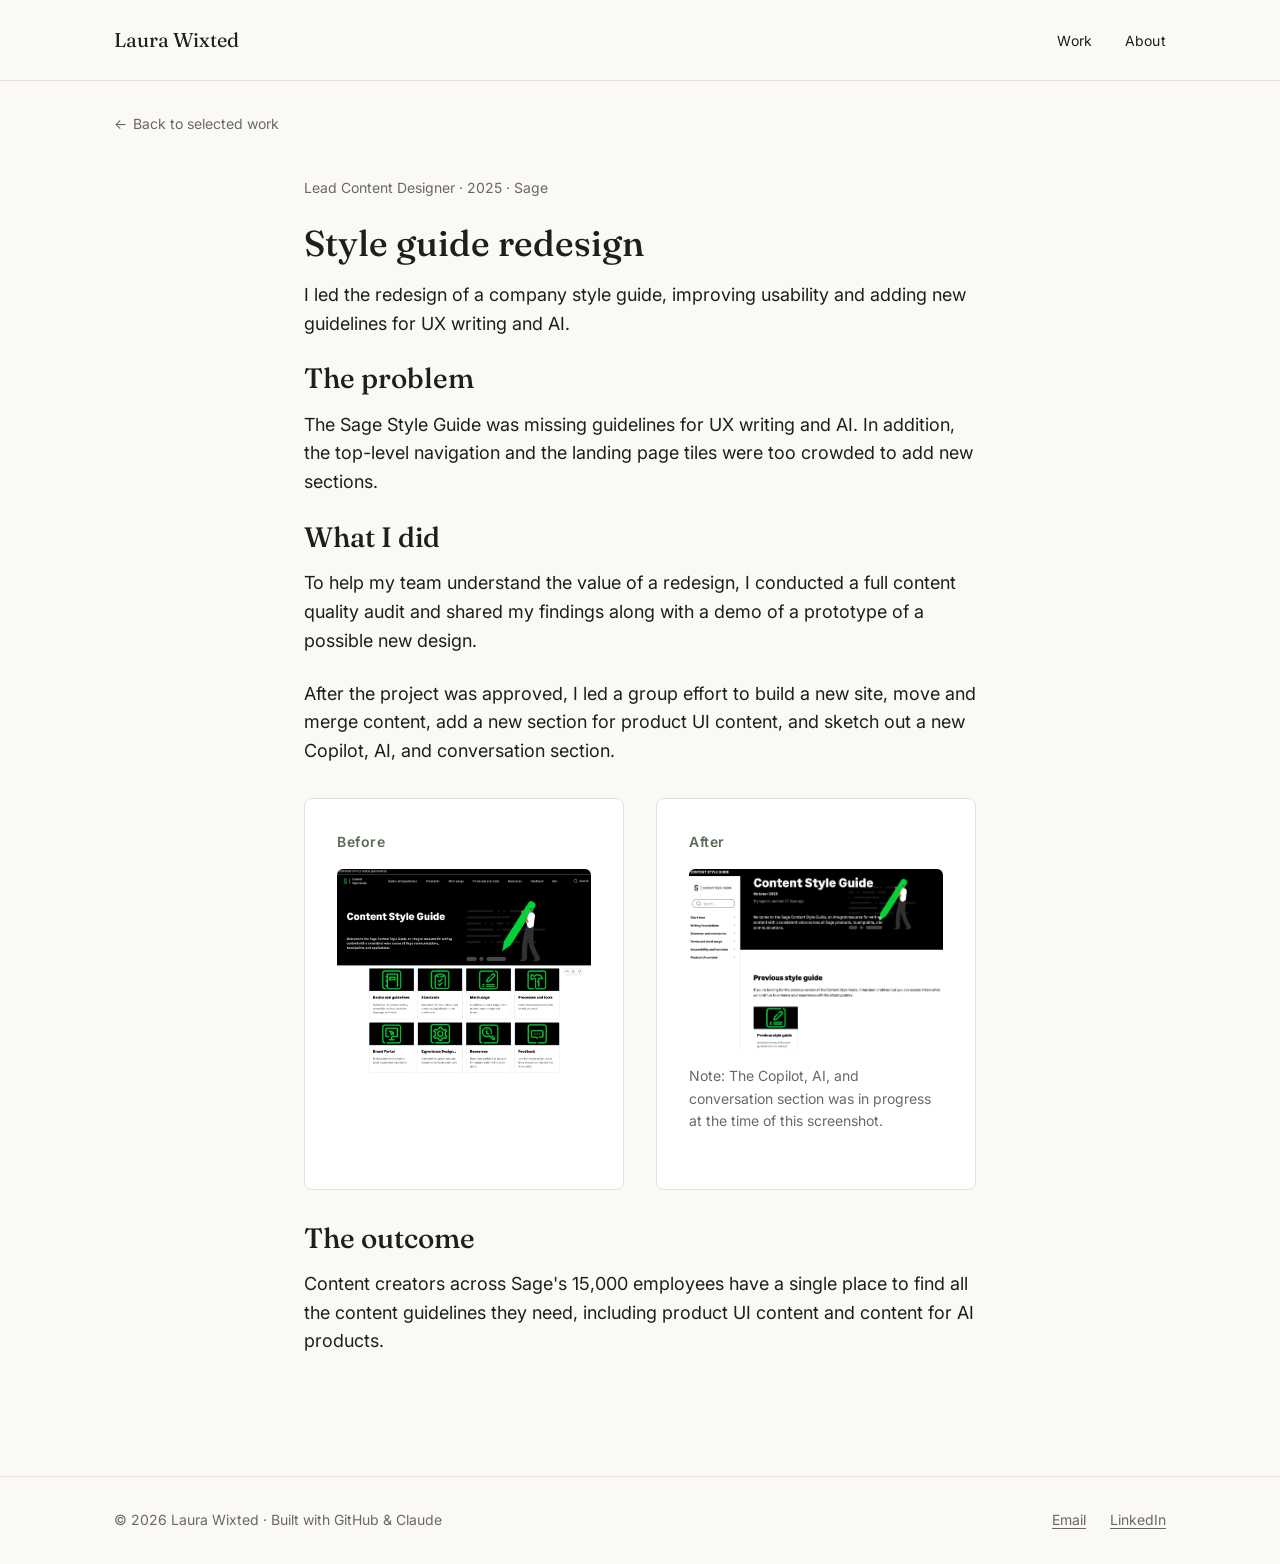
<file: case-studies/project-two.html>
<!DOCTYPE html>
<html lang="en">
<head>
  <meta charset="UTF-8">
  <meta name="viewport" content="width=device-width, initial-scale=1.0">
  <title>Style guide redesign — Laura Wixted</title>
  <meta name="description" content="Case study: Leading the redesign of a company style guide, improving usability and adding UX writing and AI guidelines.">

  <link rel="icon" href="../images/favicon.svg?v=2" type="image/svg+xml">
  <link rel="icon" href="../images/favicon-32.png?v=2" sizes="32x32" type="image/png">
  <link rel="apple-touch-icon" href="../images/favicon-180.png?v=2">

  <link rel="preconnect" href="https://fonts.googleapis.com">
  <link rel="preconnect" href="https://fonts.gstatic.com" crossorigin>
  <link href="https://fonts.googleapis.com/css2?family=Fraunces:wght@400;500;600&family=Inter:wght@400;500;600&display=swap" rel="stylesheet">

  <link rel="stylesheet" href="../css/tokens.css">
  <link rel="stylesheet" href="../css/base.css">
  <link rel="stylesheet" href="../css/components.css?v=14">
</head>
<body>
  <a class="skip-link" href="#main">Skip to content</a>

  <header class="site-nav">
    <div class="container-wide">
      <a class="logo" href="../index.html">Laura Wixted</a>
      <ul class="nav-links">
        <li><a href="../index.html">Work</a></li>
        <li><a href="../about.html">About</a></li>
      </ul>
    </div>
  </header>

  <main id="main">
    <div class="back-link-row container-wide">
      <a class="back-link" href="../index.html#work"><span aria-hidden="true">&larr;</span> Back to selected work</a>
    </div>

    <article class="section container-narrow">
      <p class="text-small text-secondary">Lead Content Designer · 2025 · Sage</p>
      <h1>Style guide redesign</h1>
      <p>
        I led the redesign of a company style guide, improving usability and adding new guidelines for UX writing and AI.
      </p>

      <h2>The problem</h2>
      <p>
        The Sage Style Guide was missing guidelines for UX writing and AI. In addition, the top-level navigation and the landing page tiles were too crowded to add new sections.
      </p>

      <h2>What I did</h2>
      <p>
        To help my team understand the value of a redesign, I conducted a full content quality audit and shared my findings along with a demo of a prototype of a possible new design. 
      </p>
      <p>After the project was approved, I led a group effort to build a new site, move and merge content, add a new section for product UI content, and sketch out a new Copilot, AI, and conversation section.</p>

      <div class="before-after">
        <section class="before-after-panel" aria-label="Style guide before">
          <span class="panel-label">Before</span>
          <button type="button" class="zoom-button" title="Zoom image">
            <img src="../images/style-guide-redesign-before.png" alt="Original Content Style Guide landing page with a crowded top navigation bar and eight tiles, leaving no room for new sections." loading="lazy">
          </button>
        </section>
        <section class="before-after-panel" aria-label="Style guide after">
          <span class="panel-label">After</span>
          <button type="button" class="zoom-button" title="Zoom image">
            <img src="../images/style-guide-redesign-after.png" alt="Redesigned Content Style Guide with a left sidebar organizing content into six sections, including a new Product UI content section." loading="lazy">
          </button>
          <p class="panel-caption">Note: The Copilot, AI, and conversation section was in progress at the time of this screenshot.</p>
        </section>
      </div>

      <h2>The outcome</h2>
      <p>
        Content creators across Sage's 15,000 employees have a single place to find all the content guidelines they need, including product UI content and content for AI products.
      </p>
    </article>
  </main>

  <footer class="site-footer">
    <div class="container-wide">
      <span>&copy; 2026 Laura Wixted &middot; Built with GitHub &amp; Claude</span>
      <ul class="footer-links">
        <li>
          <button type="button" class="copy-email" title="Copy email" data-email="laurawixted@gmail.com">Email</button>
          <span class="copy-toast" role="status" hidden>Email copied</span>
        </li>
        <li><a href="https://www.linkedin.com/in/laurawixted/" target="_blank" rel="noopener">LinkedIn<span class="visually-hidden"> (opens in new tab)</span></a></li>
      </ul>
    </div>
  </footer>
  <script src="../js/copy-email.js"></script>
  <script src="../js/image-zoom.js"></script>
</body>
</html>
</file>
<file: css/tokens.css>
/* ==========================================================================
   Design Tokens
   Single source of truth for color, type, and spacing.
   See Design.md for rationale.
   ========================================================================== */

:root {
  /* Color */
  --color-bg: #FAF9F6;
  --color-surface: #FFFFFF;
  --color-text-primary: #1F1E1C;
  --color-text-secondary: #6B6862;
  --color-border: #E4E1DA;
  --color-accent: #5B6B57;
  --color-accent-hover: #46523F;

  /* Type families */
  --font-serif: "Fraunces", Georgia, serif;
  --font-sans: "Inter", -apple-system, BlinkMacSystemFont, "Segoe UI", sans-serif;

  /* Type scale */
  --text-display: 3rem;
  --text-h1: 2.25rem;
  --text-h2: 1.75rem;
  --text-h3: 1.25rem;
  --text-body: 1.125rem;
  --text-small: 0.875rem;

  /* Spacing scale (4px base) */
  --space-1: 0.25rem;  /* 4px */
  --space-2: 0.5rem;   /* 8px */
  --space-3: 1rem;     /* 16px */
  --space-4: 1.5rem;   /* 24px */
  --space-5: 2rem;     /* 32px */
  --space-6: 3rem;     /* 48px */
  --space-7: 4rem;     /* 64px */
  --space-8: 6rem;     /* 96px */
  --space-9: 8rem;     /* 128px */

  /* Layout */
  --content-width-narrow: 720px;
  --content-width-wide: 1100px;
  --radius: 8px;
  --border-radius-sm: 6px;
}
</file>
<file: css/base.css>
/* ==========================================================================
   Base styles: reset, typography, layout primitives
   ========================================================================== */

*, *::before, *::after {
  box-sizing: border-box;
}

html {
  -webkit-text-size-adjust: 100%;
}

body {
  margin: 0;
  background: var(--color-bg);
  color: var(--color-text-primary);
  font-family: var(--font-sans);
  font-size: var(--text-body);
  line-height: 1.6;
  -webkit-font-smoothing: antialiased;
}

img {
  max-width: 100%;
  display: block;
}

a {
  color: var(--color-accent);
  text-decoration-color: var(--color-accent);
  text-underline-offset: 3px;
}

a:hover,
a:focus-visible {
  color: var(--color-accent-hover);
}

a:focus-visible,
button:focus-visible {
  outline: 2px solid var(--color-accent);
  outline-offset: 2px;
}

h1, h2, h3 {
  font-family: var(--font-serif);
  font-weight: 500;
  line-height: 1.15;
  margin: 0 0 var(--space-3);
}

h1 { font-size: var(--text-h1); }
h2 { font-size: var(--text-h2); }
h3 { font-size: var(--text-h3); font-weight: 600; }

p {
  margin: 0 0 var(--space-4);
}

.text-secondary {
  color: var(--color-text-secondary);
}

.text-small {
  font-size: var(--text-small);
}

/* Layout primitives */
.container-narrow {
  max-width: var(--content-width-narrow);
  margin-inline: auto;
  padding-inline: var(--space-4);
}

.container-wide {
  max-width: var(--content-width-wide);
  margin-inline: auto;
  padding-inline: var(--space-4);
}

.section {
  padding-block: var(--space-8);
}

@media (max-width: 640px) {
  .section {
    padding-block: var(--space-6);
  }
  :root {
    --text-display: 2.25rem;
    --text-h1: 1.75rem;
    --text-h2: 1.5rem;
  }
}

/* Visually-hidden utility, for skip links etc. */
.visually-hidden {
  position: absolute;
  width: 1px;
  height: 1px;
  overflow: hidden;
  clip: rect(0 0 0 0);
  white-space: nowrap;
}

.skip-link {
  position: absolute;
  left: -9999px;
  top: 0;
  background: var(--color-surface);
  padding: var(--space-2) var(--space-3);
  z-index: 100;
}

.skip-link:focus {
  left: var(--space-3);
  top: var(--space-3);
}
</file>
<file: css/components.css>
/* ==========================================================================
   Components
   ========================================================================== */

/* --- Compass animation --- */
#compass-icon {
  display: block;
  margin: var(--space-6) auto 0;
}

@media (prefers-reduced-motion: no-preference) {
  #compass-icon,
  #compass-icon-hero {
    transform-origin: center;
  }
  #compass-icon.compass-animate,
  #compass-icon-hero.compass-animate {
    animation: compass-settle 2.8s linear forwards;
  }
  @keyframes compass-settle {
    0%   { transform: rotate(0deg); }
    18%  { transform: rotate(360deg); }
    33%  { transform: rotate(630deg); }
    46%  { transform: rotate(800deg); }
    57%  { transform: rotate(900deg); }
    65%  { transform: rotate(930deg); }
    72%  { transform: rotate(912deg); }
    78%  { transform: rotate(924deg); }
    84%  { transform: rotate(915deg); }
    90%  { transform: rotate(920deg); }
    95%  { transform: rotate(917deg); }
    100% { transform: rotate(918deg); }
  }
}

/* --- Nav --- */
.site-nav {
  padding-block: var(--space-4);
  border-bottom: 1px solid var(--color-border);
}

.site-nav .container-wide {
  display: flex;
  align-items: center;
  justify-content: space-between;
}

.site-nav .logo {
  font-family: var(--font-serif);
  font-size: var(--text-h3);
  color: var(--color-text-primary);
  text-decoration: none;
}

.nav-links {
  display: flex;
  gap: var(--space-5);
  list-style: none;
  margin: 0;
  padding: 0;
}

.nav-links a {
  color: var(--color-text-primary);
  text-decoration: none;
  font-size: var(--text-small);
  letter-spacing: 0.02em;
}

.nav-links a:hover,
.nav-links a[aria-current="page"] {
  color: var(--color-accent);
}

.nav-links a[aria-current="page"] {
  text-decoration: underline;
  text-underline-offset: 4px;
}

/* --- Hero --- */
.hero {
  padding-block: var(--space-8) var(--space-6);
}

.hero h1 {
  font-size: var(--text-display);
  max-width: 14ch;
}

.hero p {
  max-width: var(--content-width-narrow);
  font-size: var(--text-body);
  color: var(--color-text-secondary);
}

/* --- Case study grid --- */
#work.section {
  padding-block-start: var(--space-7);
}

.work-intro .copy-toast {
  position: static;
  margin-left: var(--space-2);
}

.case-study-grid {
  display: grid;
  grid-template-columns: repeat(3, 1fr);
  gap: var(--space-5);
}

@media (max-width: 800px) {
  .case-study-grid {
    grid-template-columns: repeat(2, 1fr);
  }
}

@media (max-width: 640px) {
  .case-study-grid {
    grid-template-columns: 1fr;
  }
}

.case-study-card {
  background: var(--color-bg);
  border: none;
  border-radius: var(--radius);
  padding: var(--space-5);
  text-decoration: none;
  color: inherit;
  display: block;
  box-shadow: 0 2px 8px rgba(0, 0, 0, 0.07);
  transition: transform 0.15s ease, box-shadow 0.15s ease;
}

.case-study-card[hidden] {
  display: none;
}

.case-study-card:hover {
  transform: translateY(-2px);
  box-shadow: 0 6px 16px rgba(0, 0, 0, 0.11);
}

.case-study-card .tag {
  display: inline-block;
  font-size: var(--text-small);
  color: var(--color-accent);
  letter-spacing: 0.04em;
  margin-bottom: var(--space-2);
}

.case-study-card .tag-type {
  display: inline-block;
  font-size: var(--text-small);
  color: var(--color-text-secondary);
  background: var(--color-border);
  border-radius: 999px;
  padding: 0.1em 0.6em;
  margin-left: var(--space-2);
  margin-bottom: var(--space-2);
  letter-spacing: 0.02em;
}

.case-study-card h3 {
  margin-bottom: var(--space-2);
}

.case-study-card p {
  color: var(--color-text-secondary);
  margin-bottom: 0;
}

/* --- Testimonials --- */
.testimonial-grid {
  display: grid;
  grid-template-columns: repeat(2, 1fr);
  gap: var(--space-5);
}

@media (max-width: 640px) {
  .testimonial-grid {
    grid-template-columns: 1fr;
  }
}

.testimonial-card {
  background: var(--color-bg);
  border: none;
  border-radius: var(--radius);
  padding: var(--space-5);
  box-shadow: 0 2px 8px rgba(0, 0, 0, 0.07);
}

.testimonial-card blockquote::before {
  content: "";
  display: block;
  width: 36px;
  height: 26px;
  background: url('../images/quote-mark.svg') no-repeat center / contain;
  margin-bottom: var(--space-3);
  opacity: 0.5;
}

.testimonial-card blockquote {
  margin: 0 0 var(--space-4);
  font-family: var(--font-serif);
  font-style: italic;
  font-size: var(--text-h3);
  font-weight: 400;
  line-height: 1.4;
}

.testimonial-author {
  display: flex;
  align-items: center;
  gap: var(--space-3);
}

.testimonial-author img {
  width: 48px;
  height: 48px;
  border-radius: 60% 40% 55% 45% / 50% 60% 40% 55%;
  object-fit: cover;
  filter: sepia(0.4) saturate(0.85);
}

.testimonial-author .name {
  font-weight: 600;
  font-size: var(--text-small);
}

.testimonial-author .role {
  font-size: var(--text-small);
  color: var(--color-text-secondary);
}

/* --- Featured testimonial (landing page) --- */
.featured-testimonial {
  text-align: center;
  padding-block: var(--space-7) var(--space-6);
}

.featured-testimonial blockquote::before {
  content: "";
  display: block;
  width: 36px;
  height: 26px;
  background: url('../images/quote-mark.svg') no-repeat center / contain;
  margin: 0 auto var(--space-3);
  opacity: 0.5;
}

.featured-testimonial blockquote {
  margin: 0 0 var(--space-4);
  font-family: var(--font-serif);
  font-style: italic;
  font-size: var(--text-h3);
  font-weight: 400;
  line-height: 1.4;
}

.featured-testimonial .testimonial-author {
  justify-content: center;
  text-align: left;
}

/* --- Pull quote (case study detail pages) --- */
blockquote.pull-quote {
  border-left: 3px solid var(--color-accent);
  padding-left: var(--space-4);
  margin: var(--space-5) 0;
  font-family: var(--font-serif);
  font-size: var(--text-h3);
  font-style: italic;
  color: var(--color-text-primary);
}

/* --- Profile image (About page) --- */
.profile-photo {
  width: 160px;
  height: 160px;
  border-radius: 60% 40% 55% 45% / 50% 60% 40% 55%;
  object-fit: cover;
  filter: sepia(0.4) saturate(0.85);
  box-shadow: 0 0 0 2px var(--color-bg), 0 0 0 4px var(--color-accent);
  margin-top: var(--space-4);
  margin-bottom: var(--space-4);
}

/* --- Copy email --- */
.copy-email {
  background: none;
  border: none;
  padding: 0;
  font: inherit;
  cursor: pointer;
  color: var(--color-accent);
  text-decoration: underline;
  text-decoration-color: var(--color-accent);
  text-underline-offset: 3px;
}

.copy-toast {
  position: absolute;
  bottom: calc(100% + var(--space-2));
  left: 0;
  white-space: nowrap;
  color: var(--color-text-secondary);
  font-size: var(--text-small);
  animation: toast-fade-in 0.2s ease-out;
}

@keyframes toast-fade-in {
  from {
    opacity: 0;
    transform: translateY(4px);
  }
  to {
    opacity: 1;
    transform: translateY(0);
  }
}

/* --- CTA block --- */
.cta-block {
  position: relative;
  text-align: center;
  padding-block: var(--space-5) var(--space-6);
}

.cta-button.copy-email {
  display: inline-block;
  background: transparent;
  color: var(--color-accent);
  border: 1px solid var(--color-accent);
  text-decoration: none;
  border-radius: var(--radius);
  padding: var(--space-3) var(--space-5);
  font-size: var(--text-body);
  font-weight: 500;
  transition: background-color 0.15s ease, color 0.15s ease;
}

.cta-button.copy-email:hover {
  background: var(--color-accent);
  color: var(--color-surface);
}

.cta-block .copy-toast {
  bottom: auto;
  top: calc(100% - var(--space-6));
  left: 0;
  right: 0;
}

/* --- Before / after comparison --- */
.before-after {
  display: grid;
  grid-template-columns: repeat(2, 1fr);
  gap: var(--space-5);
  margin-block: var(--space-5);
}

@media (max-width: 640px) {
  .before-after {
    grid-template-columns: 1fr;
  }
}

.before-after--single {
  grid-template-columns: 1fr;
}

.before-after-panel {
  background: var(--color-surface);
  border: 1px solid var(--color-border);
  border-radius: var(--radius);
  padding: var(--space-5);
}

.before-after-panel .panel-label {
  display: block;
  font-size: var(--text-small);
  font-weight: 600;
  color: var(--color-accent);
  letter-spacing: 0.04em;
  margin-bottom: var(--space-3);
}

.before-after-panel ol,
.before-after-panel ul {
  margin: 0;
  padding-left: var(--space-4);
  font-size: var(--text-small);
  color: var(--color-text-secondary);
}

.before-after-panel ul {
  list-style: none;
  padding-left: 0;
}

.before-after-panel ul li {
  position: relative;
  padding-left: 1.5em;
}

.before-after-panel ul li::before {
  content: "\2192";
  position: absolute;
  left: 0;
  color: var(--color-accent);
}

.before-after-panel li + li {
  margin-top: var(--space-2);
}

.before-after-panel img {
  display: block;
  width: 100%;
  height: auto;
  border-radius: var(--border-radius-sm);
}

.panel-caption {
  margin-top: var(--space-3);
  font-size: var(--text-small);
  color: var(--color-text-secondary);
}

/* --- Image zoom (lightbox) --- */
.zoom-button {
  display: block;
  width: 100%;
  padding: 0;
  border: none;
  background: none;
  cursor: zoom-in;
}

.zoom-dialog {
  border: none;
  border-radius: var(--radius);
  padding: var(--space-2);
  background: var(--color-surface);
  max-width: min(92vw, 1400px);
  max-height: 92vh;
}

.zoom-dialog::backdrop {
  background: rgba(31, 30, 28, 0.7);
}

.zoom-dialog img {
  display: block;
  max-width: 100%;
  max-height: calc(92vh - var(--space-6));
  width: auto;
  height: auto;
  border-radius: var(--border-radius-sm);
  cursor: zoom-out;
}

/* --- Back link --- */
.back-link-row {
  position: relative;
}

.back-link {
  position: absolute;
  top: var(--space-5);
  left: var(--space-4);
  display: inline-flex;
  align-items: center;
  gap: 0.4em;
  font-size: var(--text-small);
  color: var(--color-text-secondary);
  text-decoration: none;
}

.back-link span {
  transition: transform 0.15s ease;
}

.back-link:hover {
  color: var(--color-text-primary);
}

.back-link:hover span {
  transform: translateX(-3px);
}

@media (max-width: 640px) {
  .back-link {
    position: static;
    margin-top: var(--space-5);
  }
}

/* --- Footer --- */
.site-footer {
  border-top: 1px solid var(--color-border);
  padding-block: var(--space-5);
}

.site-footer .container-wide {
  display: flex;
  align-items: center;
  justify-content: space-between;
  flex-wrap: wrap;
  gap: var(--space-3);
}

.site-footer,
.site-footer a {
  color: var(--color-text-secondary);
  font-size: var(--text-small);
}

.footer-links {
  display: flex;
  gap: var(--space-4);
  list-style: none;
  margin: 0;
  padding: 0;
}

.footer-links li {
  position: relative;
}

.site-footer .copy-email {
  color: var(--color-text-secondary);
  text-decoration-color: currentColor;
}

.external-link-icon {
  display: inline-block;
  vertical-align: -0.125em;
}
</file>
